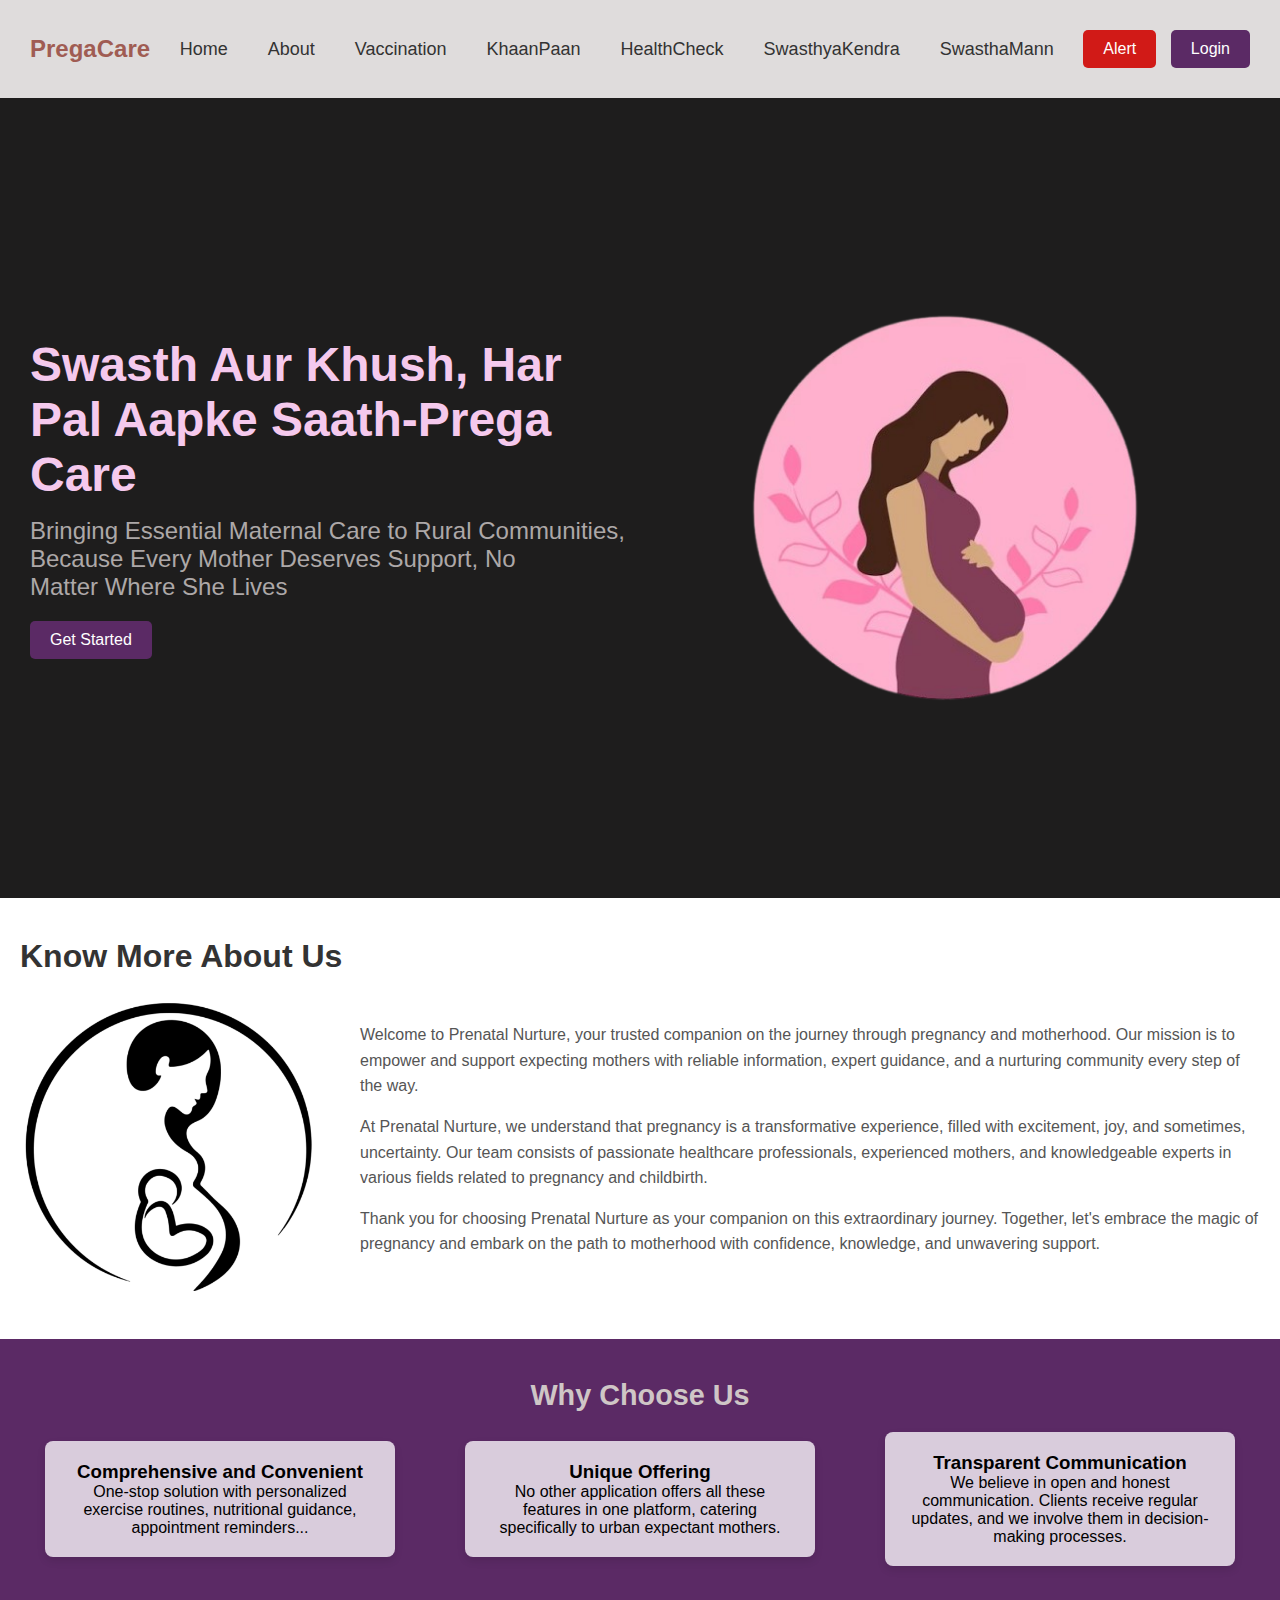
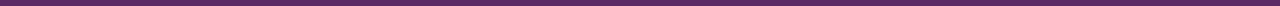
<file: index.html>
<!DOCTYPE html>
<html lang="en">
<head>
    <meta charset="UTF-8">
    <meta name="viewport" content="width=device-width, initial-scale=1.0">
    <title>PregaCare</title>
    <link rel="stylesheet" href="index.css">
</head>
<body>
    <header>
        <div class="logo">PregaCare</div>
        <nav>
            <ul>
                <li><a href="#home" class="active">Home</a></li>
                <li><a href="#about">About</a></li>
                <li><a href="vaccination.html">Vaccination</a></li>
                <li><a href="https://huggingface.co/spaces/Manishikha/DietDemo">KhaanPaan</a></li>
                <li><a href="https://testschedule-cknfcp4xl3ttbvjwzdo7ab.streamlit.app/#pregnancy-blood-test-recommender-with-schedule-generator">HealthCheck</a></li>
                <li><a href="map.html">SwasthyaKendra</a></li>
                <li><a href="blogs.html">SwasthaMann</a></li>
                </ul>
        </nav>
        <button class="Alert">Alert</button>
        <button class="login-btn" onclick="window.location.href='login.html';">Login</button>

        
    </header>

    <!-- Home Section -->
    <section class="hero" id="home">
        <div class="text-content">
            <h1>Swasth Aur Khush, Har Pal Aapke Saath-Prega Care</h1>
            <p>Bringing Essential Maternal Care to Rural Communities, Because Every Mother Deserves Support, No Matter Where She Lives</p>
            <button class="get-started">Get Started</button>
        </div>
        <div class="image-content">
            <!-- Placeholder for the image -->
            <img src="WhatsApp_Image_2024-11-10_at_01.54.26_23bd13c7-removebg-preview (1).png" alt="Pregnancy Journey" class="main-image">
        </div>
    </section>

    <!-- About Section -->
    <section class="about-section" id="about">
        <h2>Know More <span>About Us</span></h2>
        <div class="about-content">
            <div class="about-image">
                <!-- Placeholder for the image -->
                <img src="logo.png" alt="Mom's Companion">
            </div>
            <div class="about-text">
                <p>Welcome to Prenatal Nurture, your trusted companion on the journey through pregnancy and motherhood. Our mission is to empower and support expecting mothers with reliable information, expert guidance, and a nurturing community every step of the way.</p>
                <p>At Prenatal Nurture, we understand that pregnancy is a transformative experience, filled with excitement, joy, and sometimes, uncertainty. Our team consists of passionate healthcare professionals, experienced mothers, and knowledgeable experts in various fields related to pregnancy and childbirth.</p>
                <p>Thank you for choosing Prenatal Nurture as your companion on this extraordinary journey. Together, let's embrace the magic of pregnancy and embark on the path to motherhood with confidence, knowledge, and unwavering support.</p>
            </div>
        </div>
    </section>

    <section class="why-choose-us" id="why-choose-us">
        <h2>Why Choose Us</h2>
        <div class="why-choose-us-content">
            <div class="feature-box">
                <h3>Comprehensive and Convenient</h3>
                <p>One-stop solution with personalized exercise routines, nutritional guidance, appointment reminders...</p>
            </div>
            <div class="feature-box">
                <h3>Unique Offering</h3>
                <p>No other application offers all these features in one platform, catering specifically to urban expectant mothers.</p>
            </div>
            <div class="feature-box">
                <h3>Transparent Communication</h3>
                <p>We believe in open and honest communication. Clients receive regular updates, and we involve them in decision-making processes.</p>
            </div>
        </div>
    </section>

    <script src="script.js"></script>
</body>
</html>
</file>
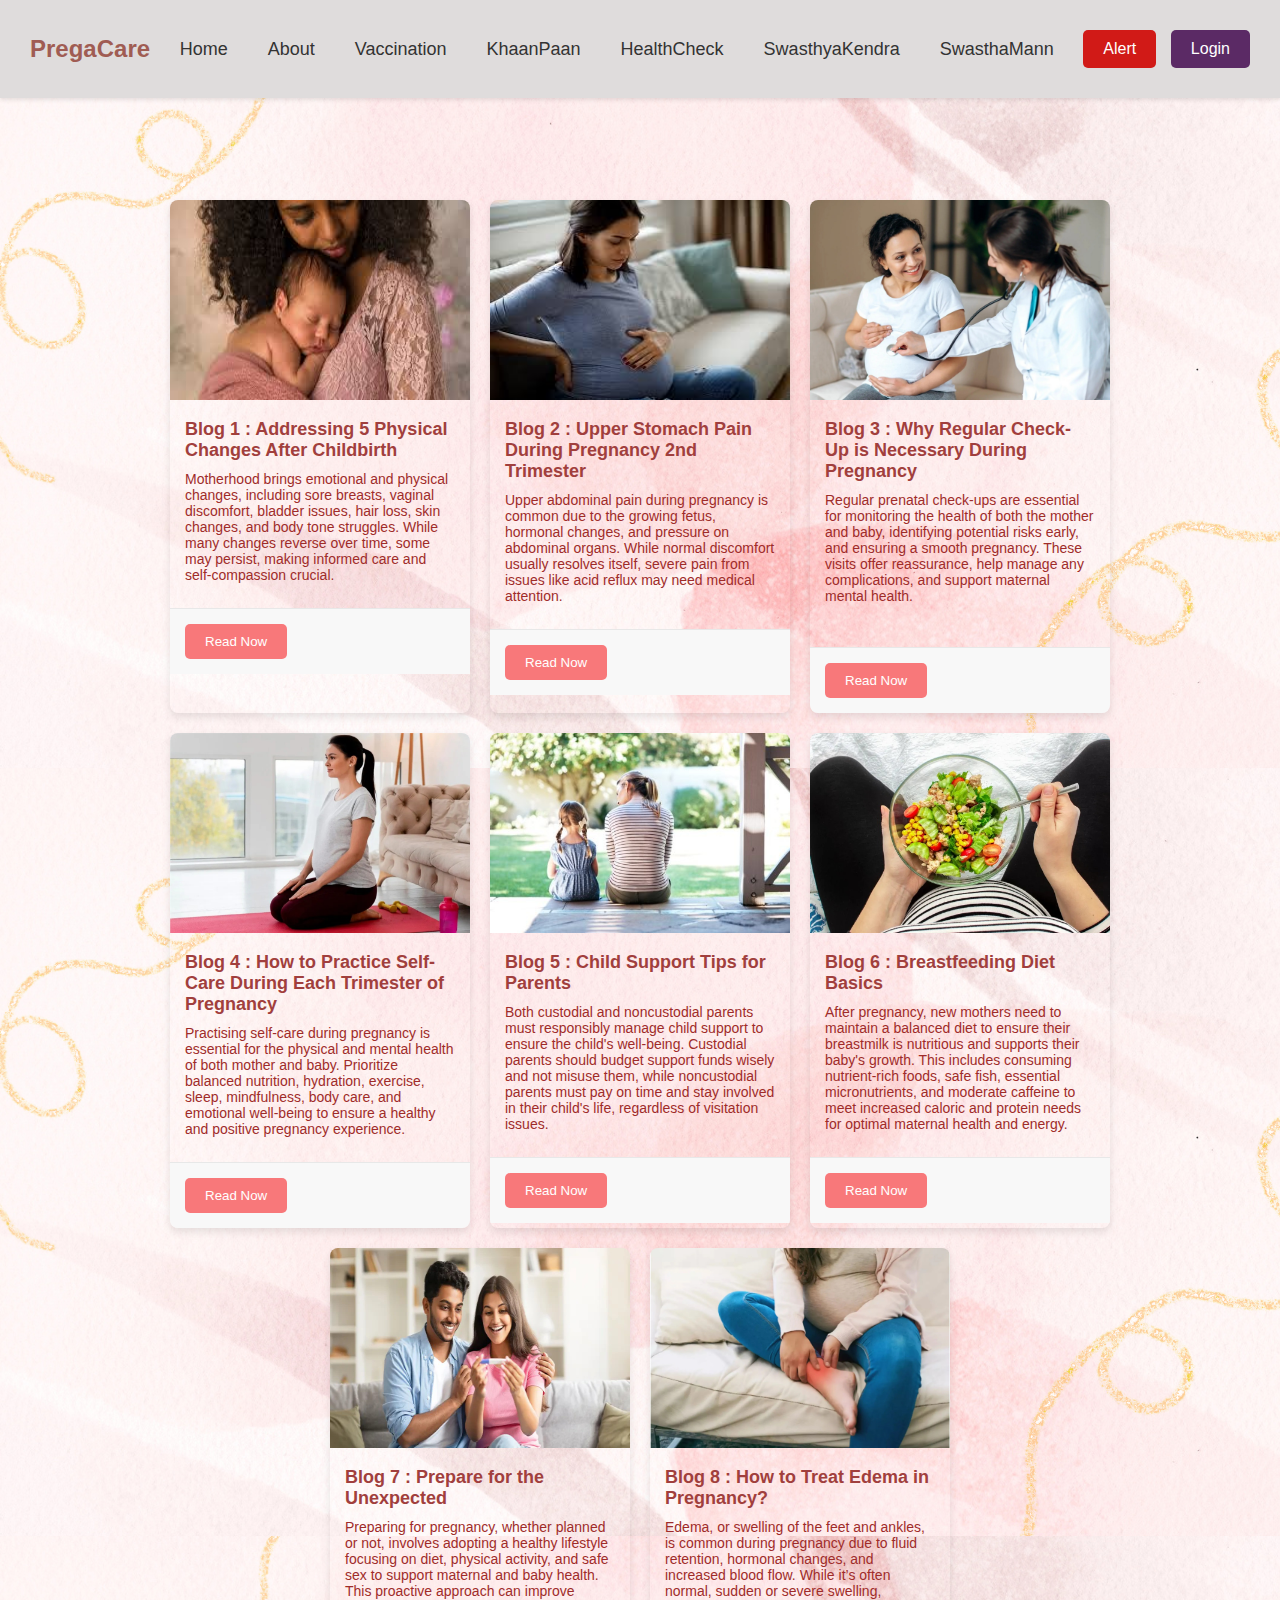
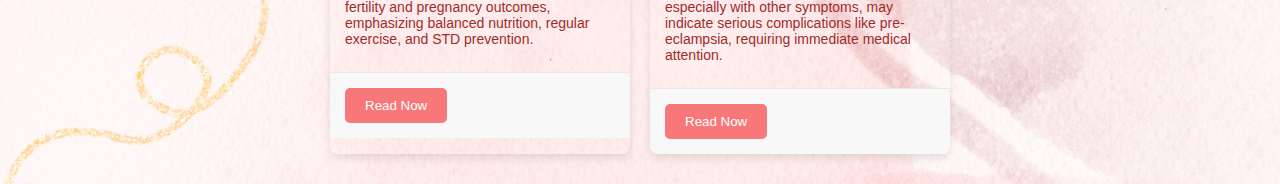
<file: blogs.html>
<!DOCTYPE html>
<html lang="en" dir="ltr">
<head>
    <meta charset="utf-8">
    <title>Blogs</title>
    <link href="https://fonts.googleapis.com/css?family=Lora:400,700|Montserrat:300" rel="stylesheet">
    <link href="https://fonts.googleapis.com/css?family=Chivo:300,700|Playfair+Display:700i" rel="stylesheet">
    <link rel="stylesheet" href="index.css">
    <link rel="stylesheet" href="Blogs/Blogs/blogs.css">
    
    <script src="https://ajax.googleapis.com/ajax/libs/jquery/3.1.0/jquery.min.js"></script>
    <style>
        body {
            background-image: url(bg.png);
        }
    </style>
</head>
<body>
    <header>
        <div class="logo">PregaCare</div>
        <nav>
            <ul>
                <li><a href="index.html" class="active">Home</a></li>
                <li><a href="index.html">About</a></li>
                <li><a href="vaccination.html">Vaccination</a></li>
                <li><a href="https://huggingface.co/spaces/Manishikha/DietDemo">KhaanPaan</a></li>
                <li><a href="https://testschedule-cknfcp4xl3ttbvjwzdo7ab.streamlit.app/#pregnancy-blood-test-recommender-with-schedule-generator">HealthCheck</a></li>
                <li><a href="map.html">SwasthyaKendra</a></li>
                <li><a href="blogs.html">SwasthaMann</a></li>
                </ul>
        </nav>
        <button class="Alert">Alert</button>
        <button class="login-btn" onclick="window.location.href='login.html';">Login</button>

        
    </header>
    <br>
    <br>
    <br>
    <br>
    <div class="container-bg">
        <div class="container">
            <!-- Card 1 -->
            <div class="card">
                <img src="Blogs/Blogs/B1.jpeg" alt=" ">
                <div class="card-content">
                    <h3 class="card-title">Blog 1 : Addressing 5 Physical Changes After Childbirth</h3>
                    <p class="card-text">Motherhood brings emotional and physical changes, including sore breasts, vaginal discomfort, bladder issues, hair loss, skin changes, and body tone struggles. While many changes reverse over time, some may persist, making informed care and self-compassion crucial.<br></p>
                </div>
                <div class="card-footer">
                    <a href="registerlogin.html"><button class="play-button">Read Now</button></a>
                    <span class="details"></span>
                </div>
            </div>

            <!-- Card 2 -->
            <div class="card">
                <img src="Blogs/Blogs/B2.jpeg" alt=" ">
                <div class="card-content">
                    <h3 class="card-title">Blog 2 : Upper Stomach Pain During Pregnancy 2nd Trimester</h3>
                    <p class="card-text">Upper abdominal pain during pregnancy is common due to the growing fetus, hormonal changes, and pressure on abdominal organs. While normal discomfort usually resolves itself, severe pain from issues like acid reflux may need medical attention.<br></p>
                </div>
                <div class="card-footer">
                    <a href="registerlogin.html"><button class="play-button">Read Now</button></a>
                    <span class="details"></span>
                </div>
            </div>

            <!-- Card 3 -->
            <div class="card">
                <img src="Blogs/Blogs/B3.jpeg" alt=" ">
                <div class="card-content">
                    <h3 class="card-title">Blog 3 : Why Regular Check-Up is Necessary During Pregnancy</h3>
                    <p class="card-text">Regular prenatal check-ups are essential for monitoring the health of both the mother and baby, identifying potential risks early, and ensuring a smooth pregnancy. These visits offer reassurance, help manage any complications, and support maternal mental health.<br></p>
                    <br>
                </div>
                <div class="card-footer">
                    <a href="registerlogin.html"><button class="play-button">Read Now</button></a>
                    <span class="details"></span>
                </div>
            </div>

            <!-- Card 4 -->
            <div class="card">
                <img src="Blogs/Blogs/B4.jpeg" alt=" ">
                <div class="card-content">
                    <h3 class="card-title">Blog 4 : How to Practice Self-Care During Each Trimester of Pregnancy</h3>
                    <p class="card-text">Practising self-care during pregnancy is essential for the physical and mental health of both mother and baby. Prioritize balanced nutrition, hydration, exercise, sleep, mindfulness, body care, and emotional well-being to ensure a healthy and positive pregnancy experience.<br></p>
                </div>
                <div class="card-footer">
                    <a href="registerlogin.html"><button class="play-button">Read Now</button></a>
                    <span class="details"></span>
                </div>
            </div>

            <!-- Card 5 -->
            <div class="card">
                <img src="Blogs/Blogs/B5.jpeg" alt=" ">
                <div class="card-content">
                    <h3 class="card-title">Blog 5 : Child Support Tips for Parents</h3>
                    <p class="card-text">Both custodial and noncustodial parents must responsibly manage child support to ensure the child's well-being. Custodial parents should budget support funds wisely and not misuse them, while noncustodial parents must pay on time and stay involved in their child's life, regardless of visitation issues.<br></p>
                </div>
                <div class="card-footer">
                    <a href="registerlogin.html"><button class="play-button">Read Now</button></a>
                    <span class="details"></span>
                </div>
            </div>

            <!-- Card 6 -->
            <div class="card">
                <img src="Blogs/Blogs/B6.jpeg" alt="">
                <div class="card-content">
                    <h3 class="card-title">Blog 6 : Breastfeeding Diet Basics</h3>
                    <p class="card-text">After pregnancy, new mothers need to maintain a balanced diet to ensure their breastmilk is nutritious and supports their baby's growth. This includes consuming nutrient-rich foods, safe fish, essential micronutrients, and moderate caffeine to meet increased caloric and protein needs for optimal maternal health and energy.<br></p>
                </div>
                <div class="card-footer">
                    <a href="registerlogin.html"><button class="play-button">Read Now</button></a>
                    <span class="details"></span>
                </div>
            </div>

            <!-- Card 7 -->
            <div class="card">
                <img src="Blogs/Blogs/B7.jpeg" alt="">
                <div class="card-content">
                    <h3 class="card-title">Blog 7 : Prepare for the Unexpected</h3>
                    <p class="card-text">Preparing for pregnancy, whether planned or not, involves adopting a healthy lifestyle focusing on diet, physical activity, and safe sex to support maternal and baby health. This proactive approach can improve fertility and pregnancy outcomes, emphasizing balanced nutrition, regular exercise, and STD prevention.<br></p>
                </div>
                <div class="card-footer">
                    <a href="registerlogin.html"><button class="play-button">Read Now</button></a>
                    <span class="details"></span>
                </div>
            </div>

            <!-- Card 8 -->
            <div class="card">
                <img src="Blogs/Blogs/B8.jpeg" alt="">
                <div class="card-content">
                    <h3 class="card-title">Blog 8 : How to Treat Edema in Pregnancy?</h3>
                    <p class="card-text">Edema, or swelling of the feet and ankles, is common during pregnancy due to fluid retention, hormonal changes, and increased blood flow. While it’s often normal, sudden or severe swelling, especially with other symptoms, may indicate serious complications like pre-eclampsia, requiring immediate medical attention.<br></p>
                </div>
                <div class="card-footer">
                    <a href="registerlogin.html"><button class="play-button">Read Now</button></a>
                    <span class="details"></span>
                </div>
            </div>
        </div>
    </div>
    <script src="script.js"></script>
    
</body>
</html>
</file>
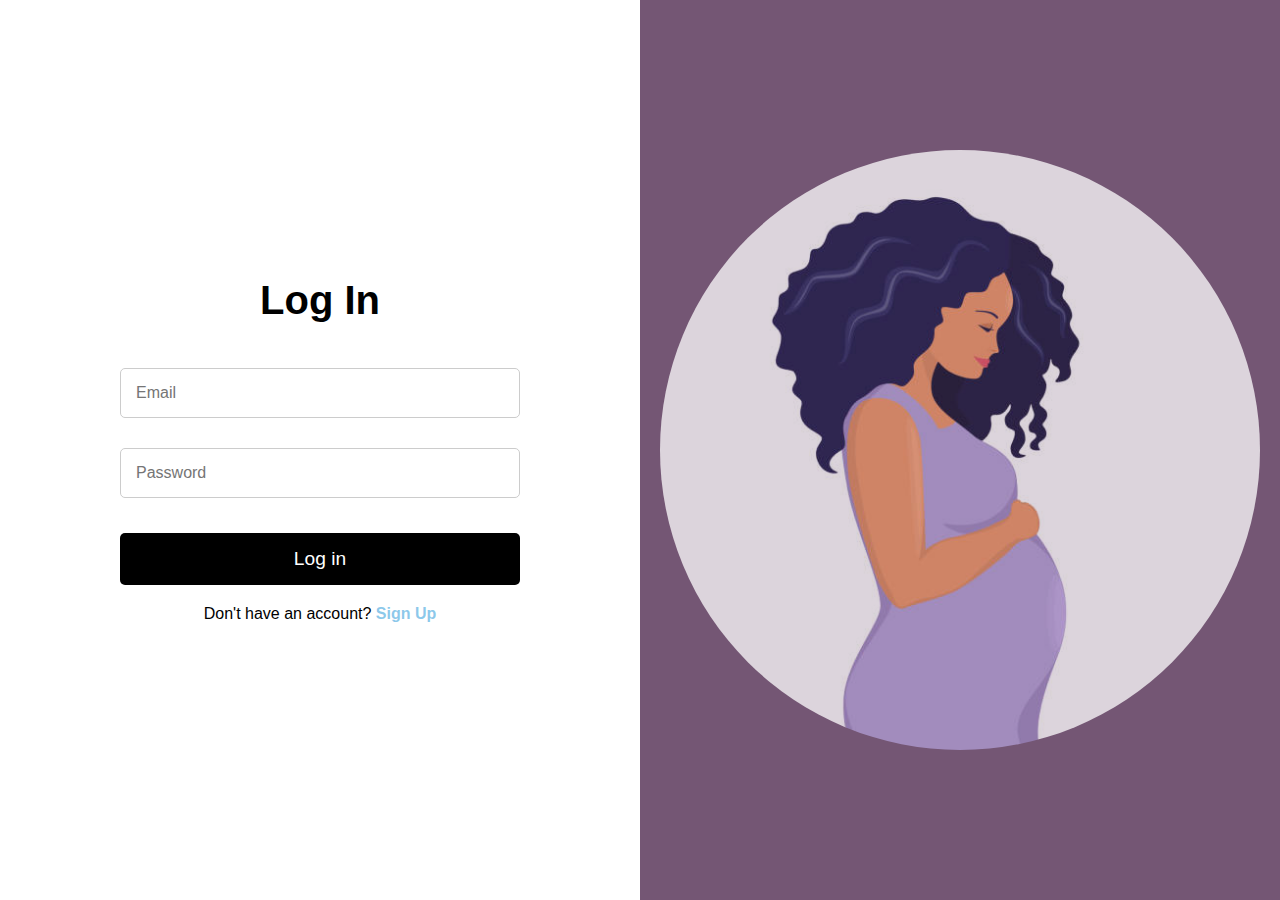
<file: login.html>
<!DOCTYPE html>
<html lang="en">
<head>
    <meta charset="UTF-8">
    <meta name="viewport" content="width=device-width, initial-scale=1.0">
    <title>Login</title>
    <link rel="stylesheet" href="login.css">
</head>
<body>
    <div class="container">
        <div class="left">
            <form>
                <h2>Log In</h2>
                <input type="email" placeholder="Email">
                <input type="password" placeholder="Password">
                <button type="submit">Log in</button>
                <div class="signup-link">
                    Don't have an account? <a href="#">Sign Up</a>
                </div>
            </form>
        </div>
        <div class="right">
            <img src="log1.jpg" alt="Image" width="600" height="600">
        </div>
    </div>
</body>
</html>
</file>
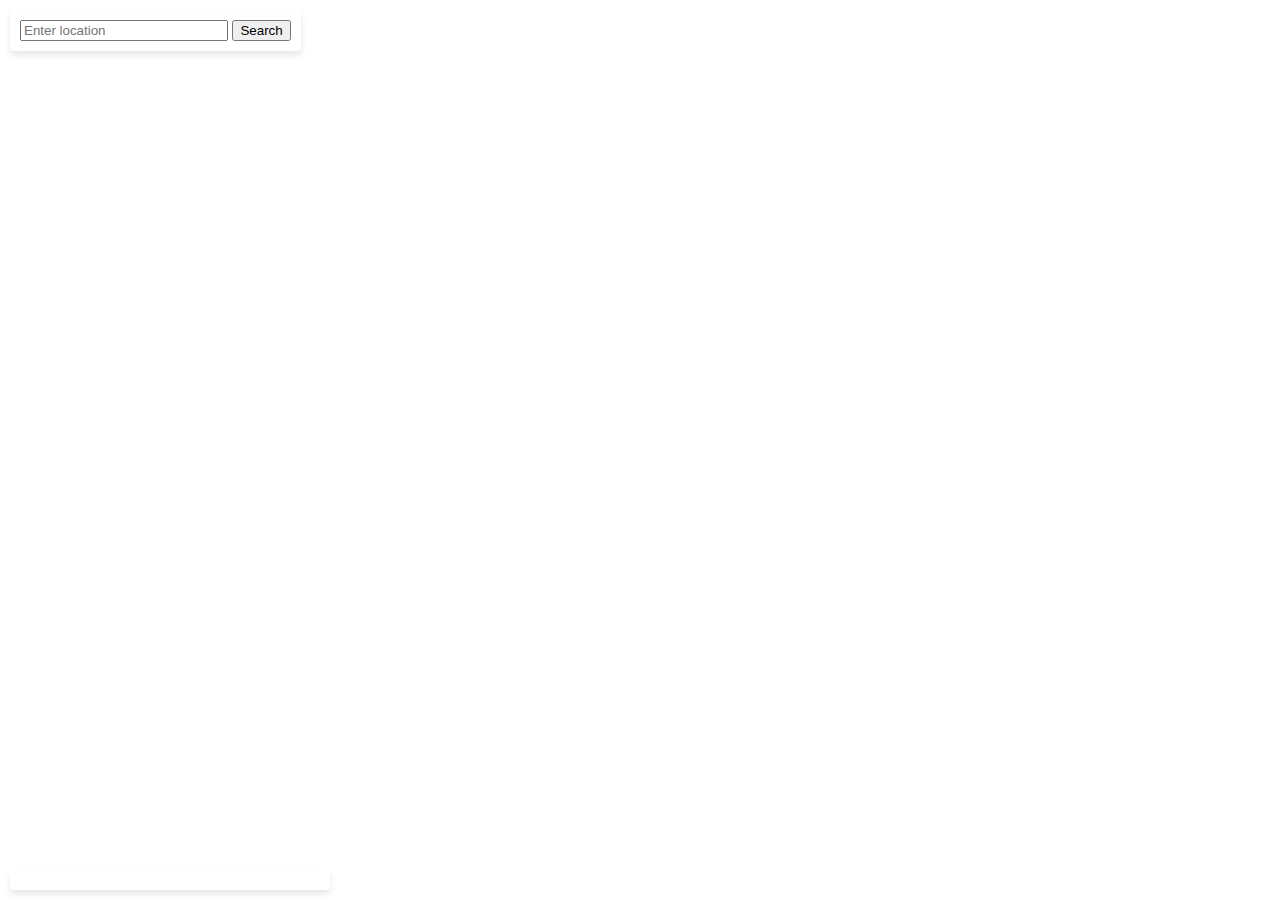
<file: map.html>
<!DOCTYPE html>
<html lang="en">
<head>
    <meta charset="UTF-8">
    <meta name="viewport" content="width=device-width, initial-scale=1.0">
    <title>Nearby Clinics and Midwives Locator</title>
    <style>
        /* Full-screen map styling */
        body, html {
            margin: 0;
            padding: 0;
            height: 100%;
            overflow: hidden;
            font-family: Arial, sans-serif;
        }

        #map {
            height: 100vh;
            width: 100vw;
        }

        #search-panel {
            position: absolute;
            top: 10px;
            left: 10px;
            z-index: 5;
            background-color: white;
            padding: 10px;
            box-shadow: 0 4px 6px rgba(0, 0, 0, 0.1);
            border-radius: 4px;
        }

        .clinic-list {
            position: absolute;
            bottom: 10px;
            left: 10px;
            width: 300px;
            max-height: 300px;
            overflow-y: auto;
            background-color: white;
            padding: 10px;
            box-shadow: 0 4px 6px rgba(0, 0, 0, 0.1);
            border-radius: 4px;
        }

        .clinic-item {
            margin-bottom: 10px;
            padding: 8px;
            border: 1px solid #ddd;
            border-radius: 4px;
        }
    </style>
</head>
<body>

    <div id="search-panel">
        <input type="text" id="search-input" placeholder="Enter location" style="width: 200px;">
        <button onclick="searchLocation()">Search</button>
    </div>

    <div id="map"></div>
    <div class="clinic-list" id="clinic-list"></div>

    <!-- Bing Maps API Script -->
    <script src="https://www.bing.com/api/maps/mapcontrol?key=AmEPPp9aorMx868MhTtfUgkUcVcwAl-cj7Jcqjq1-lisfiXXTxe24auGsTzyVCot&callback=initMap" async defer></script>
    <script src="map.js"></script>

</body>
</html>
</file>
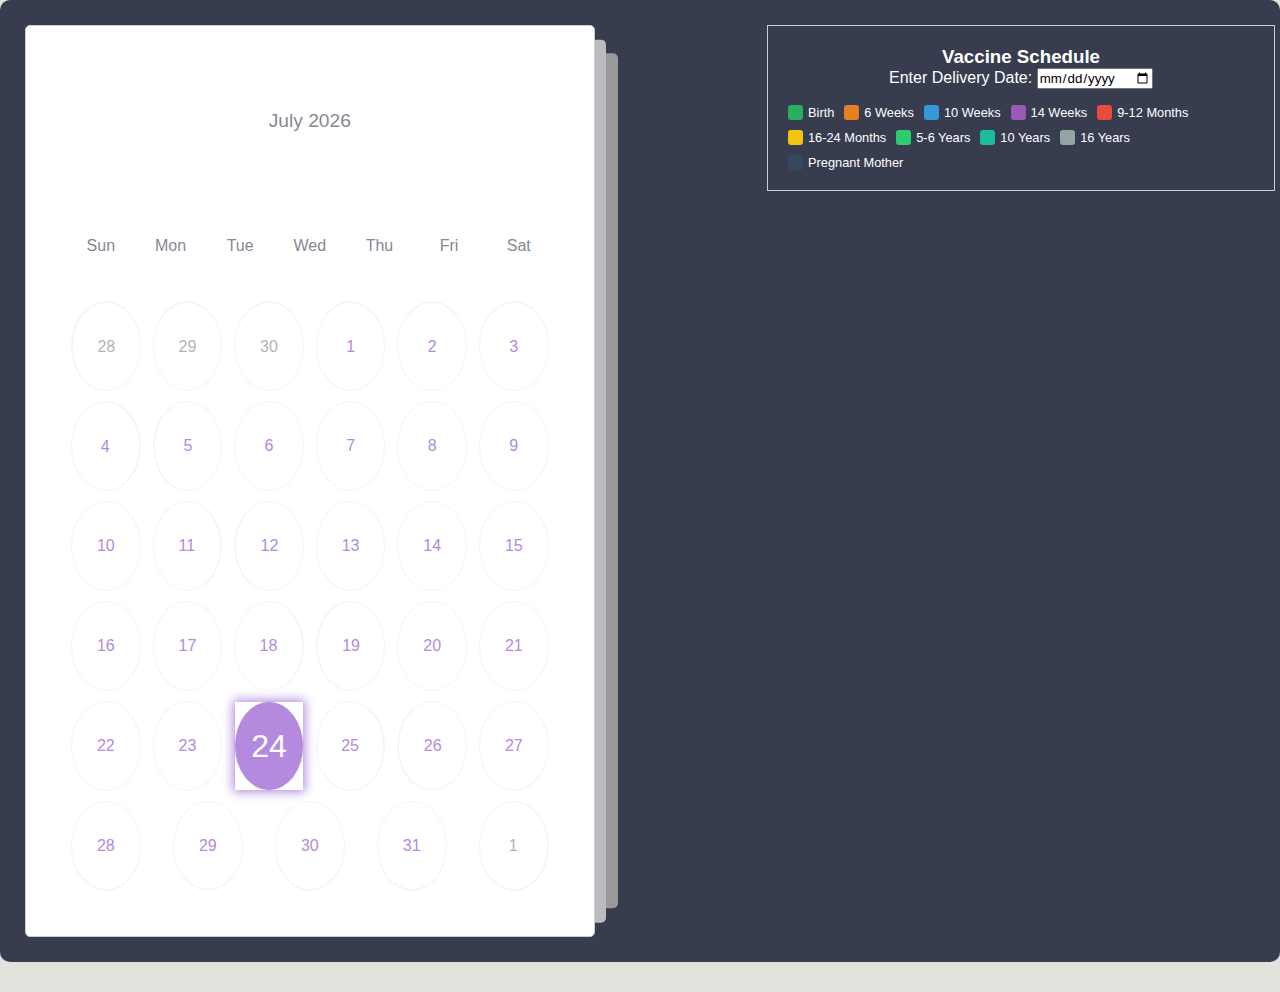
<file: vaccination.html>
<!DOCTYPE html>
<html lang="en">
<head>
  <meta charset="UTF-8" />
  <meta http-equiv="X-UA-Compatible" content="IE=edge" />
  <meta name="viewport" content="width=device-width, initial-scale=1.0" />
  <title>Vaccine Calendar</title>
  <link
    rel="stylesheet"
    href="https://cdnjs.cloudflare.com/ajax/libs/font-awesome/6.2.0/css/all.min.css"
    integrity="sha512-xh6O/CkQoPOWDdYTDqeRdPCVd1SpvCA9XXcUnZS2FmJNp1coAFzvtCN9BmamE+4aHK8yyUHUSCcJHgXloTyT2A=="
    crossorigin="anonymous"
    referrerpolicy="no-referrer"
  />
  <link
    rel="stylesheet"
    href="vaccination.css"/>
</head>
<body>
  <div class="container">
    <div class="left">
      <div class="calendar">
        <div class="month">
          <i class="fas fa-angle-left prev"></i>
          <div class="date">December 2024</div>
          <i class="fas fa-angle-right next"></i>
        </div>
        <div class="weekdays">
          <div>Sun</div>
          <div>Mon</div>
          <div>Tue</div>
          <div>Wed</div>
          <div>Thu</div>
          <div>Fri</div>
          <div>Sat</div>
        </div>
        <div class="days"></div>
      </div>
    </div>
    <div class="right">
      <div class="vaccine-schedule">
        <div class="header">
          <h3>Vaccine Schedule</h3>
          <label for="delivery-date">Enter Delivery Date:</label>
          <input type="date" id="delivery-date" />
        </div>
        <div class="schedule">
          <!-- Vaccine schedule will appear here -->
        </div>
        <div class="legend">
          <div class="legend-item"><div class="legend-color birth"></div> Birth</div>
          <div class="legend-item"><div class="legend-color six-weeks"></div> 6 Weeks</div>
          <div class="legend-item"><div class="legend-color ten-weeks"></div> 10 Weeks</div>
          <div class="legend-item"><div class="legend-color fourteen-weeks"></div> 14 Weeks</div>
          <div class="legend-item"><div class="legend-color nine-twelve-months"></div> 9-12 Months</div>
          <div class="legend-item"><div class="legend-color sixteen-twentyfour-months"></div> 16-24 Months</div>
          <div class="legend-item"><div class="legend-color five-six-years"></div> 5-6 Years</div>
          <div class="legend-item"><div class="legend-color ten-years"></div> 10 Years</div>
          <div class="legend-item"><div class="legend-color sixteen-years"></div> 16 Years</div>
          <div class="legend-item"><div class="legend-color pregnant-mother"></div> Pregnant Mother</div>
        </div>
      </div>
    </div>
  </div>

  <script>
    const calendar = document.querySelector('.calendar');
    const date = document.querySelector('.date');
    const daysContainer = document.querySelector('.days');
    const prev = document.querySelector('.prev');
    const next = document.querySelector('.next');
    let today = new Date();
    let activeDay;
    let month = today.getMonth();
    let year = today.getFullYear();

    const months = [
      'January', 'February', 'March', 'April', 'May', 'June',
      'July', 'August', 'September', 'October', 'November', 'December'
    ];

    function initCalendar() {
      const firstDay = new Date(year, month, 1);
      const lastDay = new Date(year, month + 1, 0);
      const prevLastDay = new Date(year, month, 0);
      const prevDays = prevLastDay.getDate();
      const lastDate = lastDay.getDate();
      const day = firstDay.getDay();
      const nextDays = 7 - lastDay.getDay() - 1;

      date.innerHTML = `${months[month]} ${year}`;
      let days = '';

      for (let x = day; x > 0; x--) {
        days += `<div class="day prev-date">${prevDays - x + 1}</div>`;
      }

      for (let i = 1; i <= lastDate; i++) {
        if (i === today.getDate() && year === today.getFullYear() && month === today.getMonth()) {
          activeDay = i;
          days += `<div class="day today active">${i}</div>`;
        } else {
          days += `<div class="day">${i}</div>`;
        }
      }

      for (let j = 1; j <= nextDays; j++) {
        days += `<div class="day next-date">${j}</div>`;
      }

      daysContainer.innerHTML = days;
      addListener();
    }

    prev.addEventListener('click', () => {
      month--;
      if (month < 0) {
        month = 11;
        year--;
      }
      initCalendar();
    });

    next.addEventListener('click', () => {
      month++;
      if (month > 11) {
        month = 0;
        year++;
      }
      initCalendar();
    });

    initCalendar();

    function addListener() {
      const days = document.querySelectorAll('.day');
      days.forEach((day) => {
        day.addEventListener('click', (e) => {
          const clickedDay = Number(e.target.innerHTML);
          activeDay = clickedDay;
        //   e.target.classList.add('active');
        });
      });
    }

    const deliveryDateInput = document.getElementById('delivery-date');
    const vaccineScheduleContainer = document.querySelector('.schedule');

    deliveryDateInput.addEventListener('change', () => {
      const deliveryDate = new Date(deliveryDateInput.value);
      if (deliveryDate) {
        const vaccineSchedule = calculateVaccineSchedule(deliveryDate);
        displayVaccineSchedule(vaccineSchedule);
      }
    });

    function calculateVaccineSchedule(deliveryDate) {
      return [
        { title: 'BCG, OPV-0, Hepatitis B', date: deliveryDate, details: 'At birth', color: 'birth' },
        { title: 'OPV-1, Pentavalent-1, RVV-1, fIPV-1, PCV-1', date: addDays(deliveryDate, 42), details: '6 Weeks', color: 'six-weeks' },
        { title: 'OPV-2, Pentavalent-2, RVV-2', date: addDays(deliveryDate, 70), details: '10 Weeks', color: 'ten-weeks' },
        { title: 'OPV-3, Pentavalent-3, fIPV-2, RVV-3, PCV-2', date: addDays(deliveryDate, 98), details: '14 Weeks', color: 'fourteen-weeks' },
        { title: 'MR-1, JE-1, PCV-Booster', date: addDays(deliveryDate, 274), details: '9-12 Months', color: 'nine-twelve-months' },
        { title: 'MR-2, JE-2, DPT-Booster-1, OPV-Booster', date: addDays(deliveryDate, 487), details: '16-24 Months', color: 'sixteen-twentyfour-months' },
        { title: 'DPT-Booster-2 Vaccine', date: addDays(deliveryDate, 1825), details: '5-6 Years', color: 'five-six-years' },
        { title: 'Td (Tetanus, adult Diphtheria)', date: addDays(deliveryDate, 3650), details: '10 Years', color: 'ten-years' },
        { title: 'Td (Tetanus, adult Diptheria)', date: addDays(deliveryDate, 5840), details: '16 Years', color: 'sixteen-years' },
        { title: 'Td-1, Td-2 or Td-Booster', date: addDays(deliveryDate, 0), details: 'Pregnant Mother', color: 'pregnant-mother' },
      ];
    }

    function addDays(date, days) {
      const result = new Date(date);
      result.setDate(result.getDate() + days);
      return result;
    }

    function displayVaccineSchedule(vaccineSchedule) {
      vaccineScheduleContainer.innerHTML = '';
      vaccineSchedule.forEach((vaccine) => {
        const vaccineElement = document.createElement('div');
        vaccineElement.classList.add('event', vaccine.color);
        vaccineElement.innerHTML = `<span class="event-title">${vaccine.title}</span><br><span class="event-details">${vaccine.date.toDateString()}</span><br><span class="event-details">${vaccine.details}</span>`;
        
        vaccineElement.addEventListener('click', () => {
          addEventToCalendar(vaccine.date, vaccine.title);
        });

        vaccineScheduleContainer.appendChild(vaccineElement);
      });
    }

    function addEventToCalendar(date, eventTitle) {
      const eventDay = date.getDate();
      const eventMonth = date.getMonth();
      const eventYear = date.getFullYear();

      if (eventMonth === month && eventYear === year) {
        const dayElements = document.querySelectorAll('.day');
        dayElements.forEach(dayElement => {
          if (Number(dayElement.textContent) === eventDay && !dayElement.classList.contains('prev-date') && !dayElement.classList.contains('next-date')) {
            const eventMarker = document.createElement('div');
            eventMarker.classList.add('event');
            eventMarker.innerHTML = `<span class="event-title">${eventTitle}</span>`;
            dayElement.appendChild(eventMarker);
          }
        });
      } else {
        month = eventMonth;
        year = eventYear;
        initCalendar();
        addEventToCalendar(date, eventTitle);
      }
    }
  </script>
</body>
</html>
</file>
<file: index.css>
/* Global Styles */
* {
    margin: 0;
    padding: 0;
    box-sizing: border-box;
    font-family: Arial, sans-serif;
}

body {
    background-color: #f8f8f8;
}

header {
    display: flex;
    align-items: center;
    justify-content: space-between;
    padding: 20px 50px; /* Reduced padding for the header */
    background-color: #dfdcdc;
    box-shadow: 0 2px 4px rgba(0, 0, 0, 0.1);
    flex-wrap: wrap;
}

.hero {
    display: flex;
    flex-direction: column;
    align-items: center;
    justify-content: center;
    padding: 20px; /* Reduced padding for the hero section */
    background-color: #1e1d1d;
    text-align: center;
    height: 800px;
}


.logo {
    font-size: 24px;
    font-weight: bold;
    color: #a05c53;
}

nav ul {
    list-style: none;
    display: flex;
    gap: 10px; /* Reduced gap between nav items */
    flex-wrap: wrap;
}

nav ul li a {
    text-decoration: none;
    color: #333;
    font-size: 18px;
    padding: 5px 0;
    margin: 15px;
}

.Alert, .login-btn {
    margin: 0px; /* Reduced horizontal margin between buttons */
}

.login-btn {
    background-color: #5b2a65;
    color: #fff;
    padding: 10px 20px;
    border: none;
    border-radius: 5px;
    cursor: pointer;
    font-size: 1rem;
}
.Alert{
    background-color: #d11a17;
    color: #fff;
    padding: 10px 20px;
    border: none;
    border-radius: 5px;
    cursor: pointer;
    font-size: 1rem;
    
}



.text-content h1 {
    font-size: 2.5rem;
    color: #f5c9ed;
    margin-bottom: 15px;
}

.text-content p {
    font-size: 1.2rem;
    color: #ada8a8;
    margin-bottom: 20px;
}

.get-started {
    background-color: #5b2a65;
    color: #fff;
    padding: 10px 20px;
    border: none;
    border-radius: 5px;
    cursor: pointer;
    font-size: 1rem;
}

.image-content {
    margin-top: 20px;
    width: 100%;
    display: flex;
    justify-content: center;
}

.image-content .main-image {
    max-width: 80%;
    height: auto;
    border-radius: 10px;
}

/* About Section */
.about-section {
    padding: 40px 20px;
    background-color: #ffffff;
}

.about-section h2 {
    font-size: 2rem;
    color: #333;
    margin-bottom: 20px;
}

.about-content {
    display: flex;
    flex-direction: column;
    align-items: center;
    text-align: center;
    gap: 20px;
}

.about-image img {
    width: 300px;
    height: auto;
    border-radius: 10px;
}

.about-text p {
    font-size: 1rem;
    color: #555;
    line-height: 1.6;
    margin-bottom: 15px;
}

/* Why Choose Us Section */
.why-choose-us {
    padding: 40px 20px;
    background-color: #5b2a65;
    text-align: center;
}

.why-choose-us h2 {
    font-size: 1.8rem;
    color: #cfc6c6;
    margin-bottom: 20px;
}

.why-choose-us-content {
    display: flex;
    flex-direction: column;
    align-items: center;
    gap: 20px;
}

.feature-box {
    background-color: #d9ccdc;
    border-radius: 8px;
    box-shadow: 0 4px 8px rgba(0, 0, 0, 0.1);
    padding: 20px;
    width: 100%;
    max-width: 350px;
}

/* Responsive Media Queries */
@media (min-width: 768px) {
    header {
        flex-direction: row;
        padding: 30px;
    }

    .hero {
        flex-direction: row;
        padding: 30px;
        text-align: left;
    }

    .text-content {
        max-width: 50%;
    }

    .about-content {
        flex-direction: row;
        text-align: left;
        gap: 40px;
    }

    .why-choose-us-content {
        flex-direction: row;
        justify-content: space-around;
    }
}

@media (min-width: 1024px) {
    .text-content h1 {
        font-size: 3rem;
    }

    .text-content p {
        font-size: 1.5rem;
    }

    .feature-box {
        width: 30%;
    }
}
</file>
<file: Blogs/Blogs/blogs.css>
body {
    font-family: Arial, sans-serif;
    margin: 0;
    padding: 0;
    background-color: #f4f4f4;
}

.container {
    display: flex;
    flex-wrap: wrap;
    justify-content: center;
    margin: 20px;
}

.card {
  
    border-radius: 8px;
    box-shadow: 0 4px 8px rgba(0,0,0,0.1);
    margin: 10px;
    width: 300px;
    overflow: hidden;
    transition: transform 0.3s;
}

.card img {
    width: 300px;
    height: 200px;
    cursor: pointer;
}

.card img:hover {
    transform: scale(1.05);
}

.card-content {
    padding: 15px;
}

.card-title {
    font-size: 18px;
    margin: 0 0 10px;
}

.card-text {
    font-size: 14px;
    margin: 0 0 10px;
}

.card-footer {
    display: flex;
    justify-content: space-between;
    align-items: center;
    padding: 15px;
    background-color: #f8f8f8;
    border-top: 1px solid #e8e8e8;
}

.play-button {
    background-color: #f8787a;
    color: white;
    padding: 10px 20px;
    border: none;
    border-radius: 5px;
    cursor: pointer;
}

.play-button:hover {
    background-color: #f46099;
}

.details {
    font-size: 12px;
    color: #777;
}
.card-title{
    color: #a13f3d;
    font-family: Arial, sans-serif;
}
.card-text{
    color: #9f2c2a;
    font-family: Arial, sans-serif;
}
</file>
<file: login.css>
* {
    margin: 0;
    padding: 0;
    box-sizing: border-box;
}

body {
    font-family: 'Poppins', sans-serif;
    display: flex;
    min-height: 100vh;
    margin: 0;
}

.container {
    display: flex;
    width: 100%;
}

.left {
    width: 50%;
    background-color: white;
    display: flex;
    justify-content: center;
    align-items: center;
    padding: 50px;
}

.right {
    width: 50%;
    background-color: #745674;
    display: flex;
    justify-content: center;
    align-items: center;
}
.right img{
    border-radius: 100%;
    opacity: 0.75;
}

form {
    width: 100%;
    max-width: 400px;
    display: flex;
    flex-direction: column;
    align-items: center;
}

form h2 {
    font-size: 2.5rem;
    margin-bottom: 30px;
    text-align: center;
}

form input {
    width: 100%;
    padding: 15px;
    margin: 15px 0;
    border: 1px solid #ccc;
    border-radius: 5px;
    font-size: 1rem;
}

form button {
    width: 100%;
    padding: 15px;
    background-color: black;
    color: white;
    font-size: 1.2rem;
    border: none;
    border-radius: 5px;
    cursor: pointer;
    margin-top: 20px;
}

form button:hover {
    background-color: #333;
}

.signup-link {
    margin-top: 20px;
    font-size: 1rem;
    text-align: center;
}

.signup-link a {
    color: rgba(119, 190, 231, 0.848);
    text-decoration: none;
    font-weight: bold;
}

.signup-link a:hover {
    text-decoration: underline;
}

/* Add responsiveness */
@media (max-width: 768px) {
    .container {
        flex-direction: column;
    }

    .left, .right {
        width: 100%;
    }

    .right {
        display: none; /* Hide right side on small screens */
    }
}
</file>
<file: vaccination.css>
:root {
    --primary-clr: #b38add;
  }
  * {
    margin: 0;
    padding: 0;
    box-sizing: border-box;
    font-family: "Poppins", sans-serif;
  }
  ::-webkit-scrollbar {
    width: 5px;
  }
  ::-webkit-scrollbar-track {
    background: #f5f5f5;
    border-radius: 50px;
  }
  ::-webkit-scrollbar-thumb {
    background: var(--primary-clr);
    border-radius: 50px;
  }
  
  body {
    position: relative;
    min-height: 100vh;
    display: flex;
    align-items: center;
    justify-content: center;
    padding-bottom: 30px;
    background-color: #e2e1dc;
  }
  .container {
    position: relative;
    width: 1400px;
    min-height: 850px;
    margin: 0 auto;
    padding: 5px;
    color: #fff;
    display: flex;
  
    border-radius: 10px;
    background-color: #373c4f;
  }
  .left {
    width: 60%;
    padding: 20px;
  }
  .calendar {
    position: relative;
    width: 100%;
    height: 100%;
    display: flex;
    flex-direction: column;
    flex-wrap: wrap;
    justify-content: space-between;
    color: #878895;
    border-radius: 5px;
    background-color: #fff;
  }
  .calendar::before,
  .calendar::after {
    content: "";
    position: absolute;
    top: 50%;
    left: 100%;
    width: 12px;
    height: 97%;
    border-radius: 0 5px 5px 0;
    background-color: #d3d4d6d7;
    transform: translateY(-50%);
  }
  .calendar::before {
    height: 94%;
    left: calc(100% + 12px);
    background-color: rgb(153, 153, 153);
  }
  .calendar .month {
    width: 100%;
    height: 150px;
    display: flex;
    align-items: center;
    justify-content: space-between;
    padding: 0 50px;
    font-size: 1.2rem;
    font-weight: 500;
    text-transform: capitalize;
  }
  .calendar .month .prev,
  .calendar .month .next {
    cursor: pointer;
  }
  .calendar .month .prev:hover,
  .calendar .month .next:hover {
    color: var(--primary-clr);
  }
  .calendar .weekdays {
    width: 100%;
    height: 100px;
    display: flex;
    align-items: center;
    justify-content: space-between;
    padding: 0 20px;
    font-size: 1rem;
    font-weight: 500;
    text-transform: capitalize;
  }
  .weekdays div {
    width: 14.28%;
    height: 100%;
    display: flex;
    align-items: center;
    justify-content: center;
  }
  .calendar .days {
    width: 100%;
    display: flex;
    flex-wrap: wrap;
    justify-content: space-between;
    padding: 0 20px;
    font-size: 1rem;
    font-weight: 500;
    margin-bottom: 20px;
  }
  .calendar .days .day {
    width: 14.28%;
    height: 90px;
    display: flex;
    align-items: center;
    justify-content: center;
    cursor: pointer;
    color: var(--primary-clr);
    border: 1px solid #f5f5f5;
  }
  .calendar .days .day:nth-child(7n + 1) {
    border-left: 2px solid #f5f5f5;
  }
  .calendar .days .day:nth-child(7n) {
    border-right: 2px solid #f5f5f5;
  }
  .calendar .days .day:nth-child(-n + 7) {
    border-top: 2px solid #f5f5f5;
  }
  .calendar .days .day:nth-child(n + 29) {
    border-bottom: 2px solid #f5f5f5;
  }
  
  .calendar .days .day:not(.prev-date, .next-date):hover {
    color: #fff;
    background-color: var(--primary-clr);
  }
  .calendar .days .prev-date,
  .calendar .days .next-date {
    color: #b3b3b3;
  }
  .calendar .days .active {
    position: relative;
    font-size: 2rem;
    color: #fff;
    background-color: var(--primary-clr);
  }
  .calendar .days .active::before {
    content: "";
    position: absolute;
    top: 0;
    left: 0;
    width: 100%;
    height: 100%;
    box-shadow: 0 0 10px 2px var(--primary-clr);
  }
  .calendar .days .today {
    font-size: 2rem;
  }
  .calendar .days .event {
    position: relative;
  }
  .calendar .days .event::after {
    content: "";
    position: absolute;
    bottom: 10%;
    left: 50%;
    width: 75%;
    height: 6px;
    border-radius: 30px;
    transform: translateX(-50%);
    background-color: var(--primary-clr);
  }
  .calendar .days .day:hover.event::after {
    background-color: #fff;
  }
  .calendar .days .active.event::after {
    background-color: #fff;
    bottom: 20%;
  }
  .calendar .days .active.event {
    padding-bottom: 10px;
  }
  .calendar .goto-today {
    width: 100%;
    height: 50px;
    display: flex;
    align-items: center;
    justify-content: space-between;
    gap: 5px;
    padding: 0 20px;
    margin-bottom: 20px;
    color: var(--primary-clr);
  }
  .calendar .goto-today .goto {
    display: flex;
    align-items: center;
    border-radius: 5px;
    overflow: hidden;
    border: 1px solid var(--primary-clr);
  }
  .calendar .goto-today .goto input {
    width: 100%;
    height: 30px;
    outline: none;
    border: none;
    border-radius: 5px;
    padding: 0 20px;
    color: var(--primary-clr);
    border-radius: 5px;
  }
  .calendar .goto-today button {
    padding: 5px 10px;
    border: 1px solid var(--primary-clr);
    border-radius: 5px;
    background-color: transparent;
    cursor: pointer;
    color: var(--primary-clr);
  }
  .calendar .goto-today button:hover {
    color: #fff;
    background-color: var(--primary-clr);
  }
  .calendar .goto-today .goto button {
    border: none;
    border-left: 1px solid var(--primary-clr);
    border-radius: 0;
  }
  .container .right {
    position: relative;
    width: 40%;
    min-height: 100%;
    padding: 20px 0;
  }
  
  .right .today-date {
    width: 100%;
    height: 50px;
    display: flex;
    flex-wrap: wrap;
    gap: 10px;
    align-items: center;
    justify-content: space-between;
    padding: 0 40px;
    padding-left: 70px;
    margin-top: 50px;
    margin-bottom: 20px;
    text-transform: capitalize;
  }
  .right .today-date .event-day {
    font-size: 2rem;
    font-weight: 500;
  }
  .right .today-date .event-date {
    font-size: 1rem;
    font-weight: 400;
    color: #878895;
  }
  .events {
    width: 100%;
    height: 100%;
    max-height: 600px;
    overflow-x: hidden;
    overflow-y: auto;
    display: flex;
    flex-direction: column;
    padding-left: 4px;
  }
  .events .event {
    position: relative;
    width: 95%;
    min-height: 70px;
    display: flex;
    justify-content: center;
    flex-direction: column;
    gap: 5px;
    padding: 0 20px;
    padding-left: 50px;
    color: #fff;
    background: linear-gradient(90deg, #3f4458, transparent);
    cursor: pointer;
  }
  /* even event */
  .events .event:nth-child(even) {
    background: transparent;
  }
  .events .event:hover {
    background: linear-gradient(90deg, var(--primary-clr), transparent);
  }
  .events .event .title {
    display: flex;
    align-items: center;
    pointer-events: none;
  }
  .events .event .title .event-title {
    font-size: 1rem;
    font-weight: 400;
    margin-left: 20px;
  }
  .events .event i {
    color: var(--primary-clr);
    font-size: 0.5rem;
  }
  .events .event:hover i {
    color: #fff;
  }
  .events .event .event-time {
    font-size: 0.8rem;
    font-weight: 400;
    color: #878895;
    margin-left: 15px;
    pointer-events: none;
  }
  .events .event:hover .event-time {
    color: #fff;
  }
  /* add tick in event after */
  .events .event::after {
    content: "✓";
    position: absolute;
    top: 50%;
    right: 0;
    font-size: 3rem;
    line-height: 1;
    display: none;
    align-items: center;
    justify-content: center;
    opacity: 0.3;
    color: var(--primary-clr);
    transform: translateY(-50%);
  }
  .events .event:hover::after {
    display: flex;
  }
  .add-event {
    position: absolute;
    bottom: 30px;
    right: 30px;
    width: 40px;
    height: 40px;
    display: flex;
    align-items: center;
    justify-content: center;
    font-size: 1rem;
    color: #878895;
    border: 2px solid #878895;
    opacity: 0.5;
    border-radius: 50%;
    background-color: transparent;
    cursor: pointer;
  }
  .add-event:hover {
    opacity: 1;
  }
  .add-event i {
    pointer-events: none;
  }
  .events .no-event {
    width: 100%;
    height: 100%;
    display: flex;
    align-items: center;
    justify-content: center;
    font-size: 1.5rem;
    font-weight: 500;
    color: #878895;
  }
  .add-event-wrapper {
    position: absolute;
    bottom: 100px;
    left: 50%;
    width: 90%;
    max-height: 0;
    overflow: hidden;
    border-radius: 5px;
    background-color: #fff;
    transform: translateX(-50%);
    transition: max-height 0.5s ease;
  }
  .add-event-wrapper.active {
    max-height: 300px;
  }
  .add-event-header {
    width: 100%;
    height: 50px;
    display: flex;
    align-items: center;
    justify-content: space-between;
    padding: 0 20px;
    color: #373c4f;
    border-bottom: 1px solid #f5f5f5;
  }
  .add-event-header .close {
    font-size: 1.5rem;
    cursor: pointer;
  }
  .add-event-header .close:hover {
    color: var(--primary-clr);
  }
  .add-event-header .title {
    font-size: 1.2rem;
    font-weight: 500;
  }
  .add-event-body {
    width: 100%;
    height: 100%;
    display: flex;
    flex-direction: column;
    gap: 5px;
    padding: 20px;
  }
  .add-event-body .add-event-input {
    width: 100%;
    height: 40px;
    display: flex;
    align-items: center;
    justify-content: space-between;
    gap: 10px;
  }
  .add-event-body .add-event-input input {
    width: 100%;
    height: 100%;
    outline: none;
    border: none;
    border-bottom: 1px solid #f5f5f5;
    padding: 0 10px;
    font-size: 1rem;
    font-weight: 400;
    color: #373c4f;
  }
  .add-event-body .add-event-input input::placeholder {
    color: #a5a5a5;
  }
  .add-event-body .add-event-input input:focus {
    border-bottom: 1px solid var(--primary-clr);
  }
  .add-event-body .add-event-input input:focus::placeholder {
    color: var(--primary-clr);
  }
  .add-event-footer {
    display: flex;
    align-items: center;
    justify-content: center;
    padding: 20px;
  }
  .add-event-footer .add-event-btn {
    height: 40px;
    font-size: 1rem;
    font-weight: 500;
    outline: none;
    border: none;
    color: #fff;
    background-color: var(--primary-clr);
    border-radius: 5px;
    cursor: pointer;
    padding: 5px 10px;
    border: 1px solid var(--primary-clr);
  }
  .add-event-footer .add-event-btn:hover {
    background-color: transparent;
    color: var(--primary-clr);
  }
  
  /* media queries */
  
  @media screen and (max-width: 1000px) {
    body {
      align-items: flex-start;
      justify-content: flex-start;
    }
    .container {
      min-height: 100vh;
      flex-direction: column;
      border-radius: 0;
    }
    .container .left {
      width: 100%;
      height: 100%;
      padding: 20px 0;
    }
    .container .right {
      width: 100%;
      height: 100%;
      padding: 20px 0;
    }
    .calendar::before,
    .calendar::after {
      top: 100%;
      left: 50%;
      width: 97%;
      height: 12px;
      border-radius: 0 0 5px 5px;
      transform: translateX(-50%);
    }
    .calendar::before {
      width: 94%;
      top: calc(100% + 12px);
    }
    .events {
      padding-bottom: 340px;
    }
    .add-event-wrapper {
      bottom: 100px;
    }
  }
  @media screen and (max-width: 500px) {
    .calendar .month {
      height: 75px;
    }
    .calendar .weekdays {
      height: 50px;
    }
    .calendar .days .day {
      height: 40px;
      font-size: 0.8rem;
    }
    .calendar .days .day.active,
    .calendar .days .day.today {
      font-size: 1rem;
    }
    .right .today-date {
      padding: 20px;
    }
  }
  
  .container {
    display: flex;
    justify-content: space-between;
  }
  .left, .right {
    width: 48%;
  }
  .calendar, .vaccine-schedule {
    border: 1px solid #ccc;
    padding: 20px;
  }
  .calendar .month, .vaccine-schedule .header {
    text-align: center;
  }
  
  .schedule {
      max-height: 600px; 
      overflow-y: auto;
      padding-right: 10px; 
  }
  
  .day {
    display: inline-block;
    width: 40px;
    height: 40px;
    text-align: center;
    line-height: 40px;
    margin: 5px;
    border-radius: 50%;
    cursor: pointer;
    position: relative;
  }
  .day.active {
    background-color: #3498db;
    color: white;
  }
  .event {
    background-color: #f39d1288;
    margin-top: 0.5rem;
    border-radius: 10px;
    font-size: 0.5rem;
    line-height: 0.7rem;
  }
  .event-title {
    font-weight: bold;
  }
  .vaccine-schedule .event {
    font-size: 1rem;
    padding: 0.5rem;
    line-height: 2rem;
    border-radius: 8px;
    margin-top: 0.5rem;
  }
  .birth { background-color: #27ae60; color: white; }
  .six-weeks { background-color: #e67e22; color: white; }
  .ten-weeks { background-color: #3498db; color: white; }
  .fourteen-weeks { background-color: #9b59b6; color: white; }
  .nine-twelve-months { background-color: #e74c3c; color: white; }
  .sixteen-twentyfour-months { background-color: #f1c40f; color: white; }
  .five-six-years { background-color: #2ecc71; color: white; }
  .ten-years { background-color: #1abc9c; color: white; }
  .sixteen-years { background-color: #95a5a6; color: white; }
  .pregnant-mother { background-color: #34495e; color: white; }
  .legend {
    display: flex;
    flex-wrap: wrap;
    gap: 10px;
    margin-top: 1rem;
  }
  .legend-item {
    display: flex;
    align-items: center;
    gap: 5px;
    font-size: 0.8rem;
  }
  .legend-color {
    width: 15px;
    height: 15px;
    border-radius: 3px;
  }

.event-title .active{
    font-size: 0.5rem;
}
</file>
